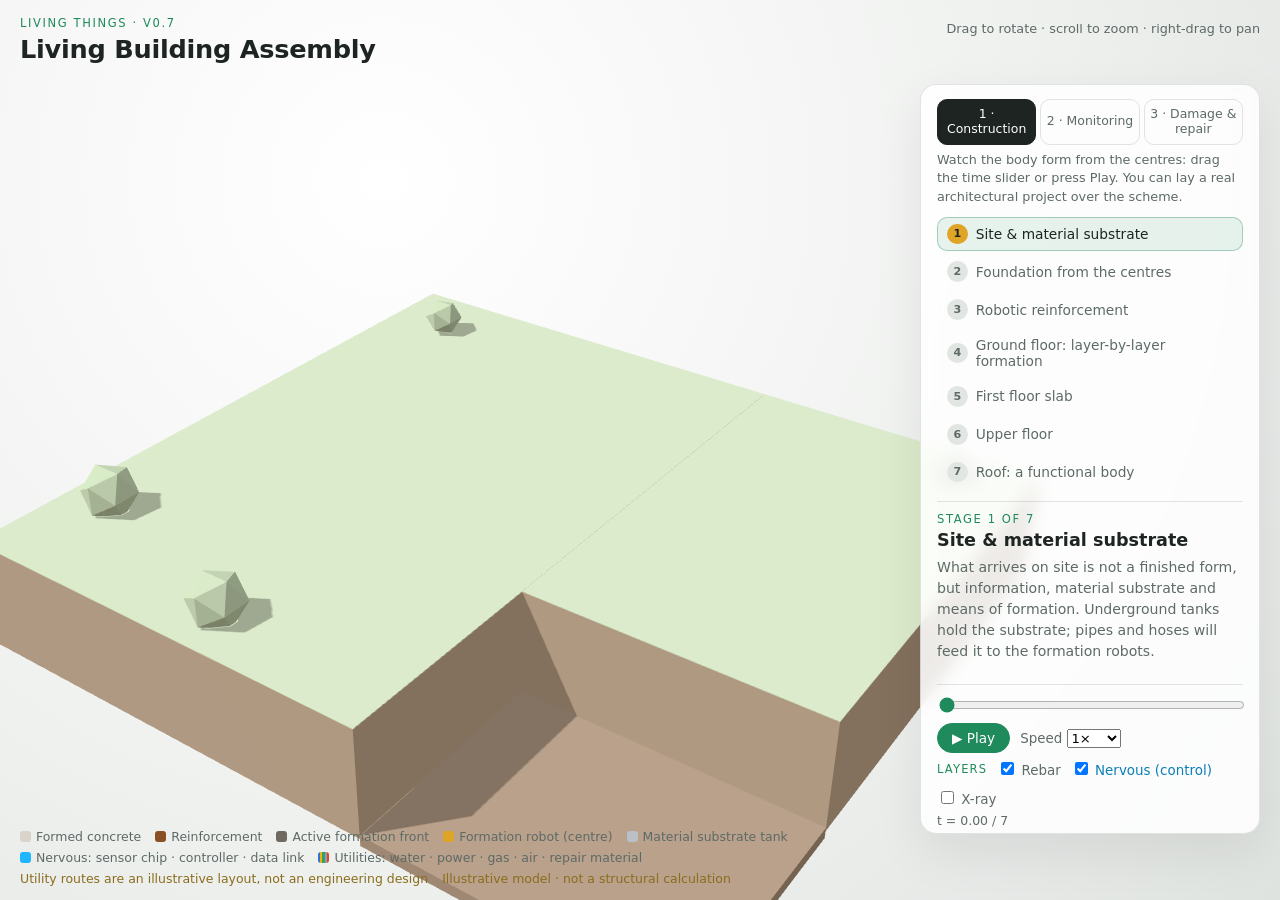
<file: index.html>
<!DOCTYPE html>
<html lang="en">
<head>
<meta charset="UTF-8" />
<meta name="viewport" content="width=device-width, initial-scale=1.0" />
<title>Living Building Assembly</title>
<meta name="description" content="Interactive 3D model of how a Living Building forms on site: material substrate, robotic reinforcement and layer-by-layer formation." />
<link rel="stylesheet" href="./style.css?v=0.7b" />
</head>
<body>
  <canvas id="scene" aria-label="3D model of the building being formed"></canvas>

  <header class="top">
    <div>
      <p class="eyebrow"><a id="back-link" href="#" hidden style="color:inherit;pointer-events:auto;margin-right:6px">← Back</a>Living Things · v0.7</p>
      <h1>Living Building Assembly</h1>
    </div>
    <p class="hint">Drag to rotate · scroll to zoom · right-drag to pan</p>
  </header>

  <aside class="panel">
    <div class="modes" role="tablist" aria-label="Mode">
      <button data-mode="build" aria-selected="true">1 · Construction</button>
      <button data-mode="mon" aria-selected="false">2 · Monitoring</button>
      <button data-mode="dmg" aria-selected="false">3 · Damage &amp; repair</button>
    </div>
    <p class="mode-hint" id="mode-hint"></p>
    <ol class="stages" id="stages" data-m="build"></ol>
    <div class="info" data-m="build">
      <p class="eyebrow" id="st-num"></p>
      <h2 id="st-title"></h2>
      <p id="st-text"></p>
      <div class="refs" id="st-refs"></div>
    </div>
    <div class="controls">
      <input type="range" id="time" min="0" max="7000" value="0" autocomplete="off" aria-label="Formation time" data-m="build" />
      <div class="row" data-m="build">
        <button id="play">▶ Play</button>
        <label>Speed <select id="speed"><option value="0.5">0.5×</option><option value="1" selected>1×</option><option value="2">2×</option></select></label>
      </div>
      <div class="row layers">
        <span>Layers</span>
        <label data-m="build"><input type="checkbox" id="rebar" checked autocomplete="off" /> Rebar</label>
        <label class="nerv"><input type="checkbox" id="lay-nerv" checked autocomplete="off" /> Nervous (control)</label>
        <label><input type="checkbox" id="lay-xray" autocomplete="off" /> X-ray</label>
        <label class="stress" data-m="mon dmg"><input type="checkbox" id="lay-stress" autocomplete="off" /> Stress</label>
      </div>
      <div class="row layers utilities" data-m="mon dmg">
        <span>Utilities</span>
        <label style="color:#2f6fde"><input type="checkbox" id="net-water" autocomplete="off" /> Water</label>
        <label style="color:#b98700"><input type="checkbox" id="net-power" autocomplete="off" /> Power</label>
        <label style="color:#2fa36b"><input type="checkbox" id="net-gas" autocomplete="off" /> Gas</label>
        <label style="color:#6b778a"><input type="checkbox" id="net-air" autocomplete="off" /> Air</label>
        <label style="color:#c23b22"><input type="checkbox" id="net-repair" autocomplete="off" /> Repair material</label>
      </div>
      <p class="clock" id="clock" data-m="build"></p>
    </div>
    <div class="prj-box" data-m="build">
      <p class="refs-title">Architectural project</p>
      <div class="row prj-btns">
        <button id="prj-sample">Load sample: Duplex</button>
        <label class="filebtn">Load your file<input type="file" id="prj-file" accept=".glb,.gltf,.obj" hidden /></label>
      </div>
      <div class="row prj-btns">
        <button id="prj-mode" class="ghost prj-on">Fit: affine</button>
        <button id="prj-turn" class="ghost prj-on">Turn 90°</button>
        <button id="prj-show" class="ghost prj-on">Hide</button>
        <button id="prj-remove" class="ghost prj-on">Remove</button>
      </div>
      <label class="op">Opacity <input type="range" id="prj-opacity" class="prj-on" min="10" max="100" value="100" autocomplete="off" /></label>
      <p class="small" id="prj-info"></p>
    </div>
    <div class="stress-box" id="stress-box" hidden data-m="mon">
      <p class="refs-title">Stress map · integrity sensors</p>
      <div class="scale"><span>0 %</span><i></i><span>100 %+ of capacity</span></div>
      <p class="small">Colour = utilisation, the share of the assumed capacity used (red = 100 % or more). Diamonds = integrity sensors at the critical points of each element; pulsing red = the host element reaches 100 % of its assumed capacity. The list ranks heuristic search scores, not measured local capacity. Click any element or sensor.</p>
      <div class="row sensor-btns" data-m="mon"><button id="btn-mobile">▶ Deploy mobile sensors</button><button id="btn-rules" class="ghost">Rule-based</button></div>
      <p class="small" id="sensor-status"></p>
      <ol class="risk" id="risk-list"></ol>
    </div>
    <div class="dmg-box" data-m="dmg">
      <p class="refs-title">1 · Choose what breaks</p>
      <div class="row dmg-btns">
        <button data-dmg="impact">Impact</button><button data-dmg="crack">Crack</button><button data-dmg="fire">Overheating</button><button data-dmg="leak">Water leak</button><button id="btn-dmg-reset" class="ghost">Reset</button>
      </div>
      <div class="stress-box"><div class="scale"><span>0 %</span><i></i><span>100 %+ of capacity</span></div></div>
      <p class="refs-title" style="margin-top:10px">2 · What happens</p>
      <ol class="phases" id="phases"></ol>
      <ol class="dmg-log" id="dmg-log"></ol>
      <div class="rep-box" id="rep-box" hidden>
        <p class="refs-title">3 · Repair from a centre</p>
        <div class="row rep-opts"></div>
      </div>
      <table class="dmg-table" id="dmg-table"></table>
    </div>
    <div class="chip-card" id="chip-card" hidden></div>
    <details class="sources">
      <summary>Real-world sources</summary>
      <div class="refs" id="all-refs"></div>
    </details>
  </aside>

  <div class="dmg-label" id="dmg-label" hidden></div>

  <footer class="legend">
    <span><i style="background:#d8d4cb"></i>Formed concrete</span>
    <span><i style="background:#8a4f22"></i>Reinforcement</span>
    <span><i style="background:#6e6a62"></i>Active formation front</span>
    <span><i style="background:#e0a526"></i>Formation robot (centre)</span>
    <span><i style="background:#b9c0c6"></i>Material substrate tank</span>
    <span><i style="background:#1fb6ff"></i>Nervous: sensor chip · controller · data link</span>
    <span><i style="background:linear-gradient(90deg,#2f6fde 20%,#f2b200 20% 40%,#2fa36b 40% 60%,#8e9bb0 60% 80%,#e8412a 80%)"></i>Utilities: water · power · gas · air · repair material</span>
    <span class="note">Utility routes are an illustrative layout, not an engineering design</span>
    <span class="note">Illustrative model · not a structural calculation</span>
  </footer>

  <script>/* "← Back" appears only when the page was opened from another page (e.g. the Egregor Cloud portal) */
  (function () { var b = document.getElementById("back-link"); if (document.referrer && history.length > 1) { b.hidden = false; b.addEventListener("click", function (e) { e.preventDefault(); history.back(); }); } })();</script>
  <script src="./vendor/three.min.js"></script>
  <script src="./vendor/GLTFLoader.js"></script>
  <script src="./vendor/OBJLoader.js"></script>
  <script src="./projects/duplex.glb.js"></script>
  <script src="./app.js?v=0.7b"></script>
</body>
</html>
</file>
<file: style.css>
:root {
  --bg: #eef0ee;
  --ink: #1d2422;
  --muted: #5d6a66;
  --line: rgba(29, 36, 34, 0.12);
  --panel: rgba(255, 255, 255, 0.86);
  --accent: #1f8a5b;
  --gold: #e0a526;
}
* { box-sizing: border-box; }
html, body { margin: 0; height: 100%; overflow: hidden; }
body {
  font-family: "Segoe UI", system-ui, -apple-system, sans-serif;
  color: var(--ink);
  background: radial-gradient(circle at 30% 20%, #ffffff 0%, var(--bg) 60%, #dfe3e0 100%);
}
#scene { position: fixed; inset: 0; width: 100%; height: 100%; display: block; cursor: grab; touch-action: none; }
#scene:active { cursor: grabbing; }

.top { position: fixed; top: 16px; left: 20px; right: 20px; display: flex; justify-content: space-between; align-items: flex-start; pointer-events: none; }
.top h1 { margin: 0; font-size: 1.6rem; font-weight: 600; letter-spacing: -0.01em; }
.eyebrow { margin: 0 0 .25rem; font-size: .72rem; letter-spacing: .14em; text-transform: uppercase; color: var(--accent); }
.hint { margin: .3rem 0 0; font-size: .8rem; color: var(--muted); }

.panel {
  position: fixed; top: 84px; right: 20px; width: 340px; max-height: calc(100% - 150px); overflow: auto;
  background: var(--panel); backdrop-filter: blur(8px); border: 1px solid var(--line); border-radius: 16px;
  padding: 14px 16px; box-shadow: 0 18px 50px rgba(0,0,0,.08);
}
.stages { list-style: none; margin: 0 0 12px; padding: 0; display: grid; gap: 3px; }
.stages button {
  width: 100%; text-align: left; font: inherit; font-size: .86rem; color: var(--muted);
  background: transparent; border: 1px solid transparent; border-radius: 10px; padding: 6px 9px; cursor: pointer;
  display: flex; gap: 8px; align-items: center;
}
.stages button:hover { background: rgba(31,138,91,.06); }
.stages button.done { color: var(--ink); }
.stages button.now { color: var(--ink); background: rgba(31,138,91,.1); border-color: rgba(31,138,91,.35); }
.stages b { width: 1.3rem; height: 1.3rem; border-radius: 50%; display: inline-grid; place-items: center; font-size: .7rem; background: #e2e6e3; color: var(--muted); flex: none; }
.stages .done b { background: var(--accent); color: #fff; }
.stages .now b { background: var(--gold); color: #1d2422; }

.info { border-top: 1px solid var(--line); padding-top: 10px; }
.info h2 { margin: 0 0 .4rem; font-size: 1.1rem; }
.info p:not(.eyebrow) { margin: 0; font-size: .88rem; line-height: 1.5; color: var(--muted); }

.controls { border-top: 1px solid var(--line); margin-top: 12px; padding-top: 10px; }
#time { width: 100%; accent-color: var(--accent); }
.row { display: flex; gap: 10px; align-items: center; flex-wrap: wrap; margin-top: 6px; font-size: .84rem; color: var(--muted); }
.row button { font: inherit; font-size: .85rem; padding: 6px 14px; border-radius: 999px; border: 1px solid var(--accent); background: var(--accent); color: #fff; cursor: pointer; }
.row select { font: inherit; font-size: .82rem; }
.clock { margin: 6px 0 0; font-size: .78rem; color: var(--muted); }

.legend { position: fixed; left: 20px; bottom: 14px; display: flex; flex-wrap: wrap; gap: 6px 14px; font-size: .78rem; color: var(--muted); max-width: calc(100% - 400px); }
.legend i { display: inline-block; width: 11px; height: 11px; border-radius: 3px; margin-right: 5px; vertical-align: -1px; }
.legend .note { color: #8a6d1d; }

@media (max-width: 760px) {
  .panel { top: auto; bottom: 0; right: 0; left: 0; width: auto; max-height: 46%; border-radius: 16px 16px 0 0; }
  .legend { display: none; }
  .hint { display: none; }
  .top h1 { font-size: 1.2rem; }
}

/* --- real-world references ------------------------------------------- */
.refs { display: grid; gap: 6px; margin-top: 10px; }
.refs-title { margin: 0; font-size: .72rem; letter-spacing: .12em; text-transform: uppercase; color: var(--accent); }
.refs a { display: block; font-size: .82rem; line-height: 1.4; color: var(--ink); text-decoration: none; padding: 7px 9px; border: 1px solid var(--line); border-radius: 10px; background: rgba(31,138,91,.04); }
.refs a:hover { border-color: var(--accent); background: rgba(31,138,91,.1); }
.refs .where { display: inline-block; font-size: .66rem; letter-spacing: .08em; text-transform: uppercase; color: #fff; background: var(--accent); border-radius: 999px; padding: 1px 7px; margin-right: 6px; vertical-align: 1px; }
.sources { border-top: 1px solid var(--line); margin-top: 12px; padding-top: 8px; font-size: .84rem; color: var(--muted); }
.sources summary { cursor: pointer; }

/* --- layers + chip card (v0.2-A) --------------------------------------- */
.layers span { font-size: .72rem; letter-spacing: .1em; text-transform: uppercase; color: var(--accent); }
.layers .nerv { color: #0b7fb8; }
.layers .blood { color: #c23b22; }
.chip-card { border-top: 1px solid var(--line); margin-top: 12px; padding-top: 10px; }
.chip-card h3 { margin: .2rem 0 .5rem; font-size: 1rem; }
.chip-card dl { margin: 0; display: grid; gap: 2px; font-size: .82rem; }
.chip-card dt { color: var(--muted); font-size: .72rem; margin-top: 4px; }
.chip-card dd { margin: 0; }
.chip-card .small { font-size: .76rem; color: var(--muted); margin: 8px 0 0; }

/* --- stress map (v0.3-B1) ---------------------------------------------- */
.layers .stress { color: #c2410c; }
.stress-box { border-top: 1px solid var(--line); margin-top: 12px; padding-top: 10px; }
.stress-box .scale { display: flex; align-items: center; gap: 8px; font-size: .74rem; color: var(--muted); margin: 6px 0; }
.stress-box .scale i { flex: 1; height: 10px; border-radius: 5px; background: linear-gradient(90deg, hsl(223,78%,52%), hsl(180,78%,45%), hsl(120,70%,45%), hsl(55,85%,50%), hsl(0,78%,52%)); }
.stress-box .small { font-size: .78rem; color: var(--muted); margin: 4px 0 6px; line-height: 1.45; }
.risk { list-style: none; margin: 0; padding: 0; display: grid; gap: 4px; font-size: .8rem; }
.risk li { display: flex; gap: 6px; align-items: baseline; line-height: 1.35; }
.risk b { flex: none; width: 1.2rem; height: 1.2rem; border-radius: 50%; background: #ff2d55; color: #fff; font-size: .68rem; display: inline-grid; place-items: center; }

/* --- mobile sensors (v0.3-B2) ------------------------------------------ */
.sensor-btns button.ghost { background: transparent; color: var(--accent); }

/* --- damage (v0.4-C) ---------------------------------------------------- */
.dmg-box { border-top: 1px solid var(--line); margin-top: 12px; padding-top: 10px; }
.dmg-btns button { background: #c2410c; border-color: #c2410c; }
.dmg-btns button.ghost { background: transparent; color: #c2410c; }
.dmg-log { margin: 8px 0 0; padding-left: 1.1rem; font-size: .8rem; line-height: 1.45; color: var(--ink); display: grid; gap: 4px; }
.dmg-table { width: 100%; border-collapse: collapse; font-size: .76rem; margin-top: 8px; }
.dmg-table th, .dmg-table td { text-align: left; padding: 3px 4px; border-bottom: 1px solid var(--line); }
.dmg-table th { color: var(--muted); font-weight: 400; }
.dmg-table td.bad { color: #fff; background: #d92d4a; border-radius: 4px; }
.dmg-table td.warn { color: #8a4b00; background: #ffe2a8; border-radius: 4px; }

/* --- recovery (v0.5-D) -------------------------------------------------- */
.rep-box { margin-top: 10px; }
.rep-opts button { background: #1f8a5b; border-color: #1f8a5b; }
.rep-opts button:disabled { opacity: .45; cursor: default; }

/* --- architectural project (v0.6) --------------------------------------- */
.prj-box { border-top: 1px solid var(--line); margin-top: 12px; padding-top: 10px; }
.prj-btns .ghost { background: transparent; color: var(--accent); }
.prj-btns button:disabled { opacity: .4; cursor: default; }
.filebtn { font-size: .85rem; padding: 6px 14px; border-radius: 999px; border: 1px solid var(--accent); color: var(--accent); cursor: pointer; }
.filebtn:hover { background: rgba(31,138,91,.08); }
.prj-box .op { display: flex; align-items: center; gap: 8px; font-size: .8rem; color: var(--muted); margin-top: 6px; }
.prj-box .op input { flex: 1; accent-color: var(--accent); }
.prj-box .small { font-size: .78rem; color: var(--muted); margin: 6px 0 0; line-height: 1.45; }
.prj-box .src { font-size: .72rem; }
.prj-box a { color: var(--accent); }

/* --- modes + damage clarity (v0.7) ------------------------------------- */
.mode-off { display: none !important; }
.modes { display: grid; grid-template-columns: repeat(3, 1fr); gap: 4px; margin-bottom: 6px; }
.modes button { font: inherit; font-size: .78rem; padding: 7px 4px; border-radius: 10px; border: 1px solid var(--line); background: transparent; color: var(--muted); cursor: pointer; line-height: 1.2; }
.modes button[aria-selected="true"] { background: var(--ink); color: #fff; border-color: var(--ink); }
.mode-hint { font-size: .8rem; color: var(--muted); margin: 0 0 10px; line-height: 1.45; }
.phases { list-style: none; margin: 6px 0 0; padding: 0; display: grid; grid-template-columns: repeat(3, 1fr); gap: 4px; }
.phases li { font-size: .74rem; text-align: center; padding: 5px 2px; border-radius: 8px; background: #eef0ee; color: var(--muted); }
.phases li.now { background: #c2410c; color: #fff; font-weight: 600; }
.phases li.done { background: rgba(31,138,91,.14); color: #1f6b47; }
.dmg-label { position: fixed; transform: translate(-50%, -100%); padding: 6px 10px; border-radius: 10px; font-size: .82rem; font-weight: 600; white-space: nowrap; pointer-events: none; box-shadow: 0 8px 24px rgba(0,0,0,.18); z-index: 5; }
.dmg-label::after { content: ""; position: absolute; left: 50%; bottom: -6px; transform: translateX(-50%); border: 6px solid transparent; border-bottom: 0; border-top-color: inherit; }
.dmg-label.bad { background: #d92d4a; color: #fff; border-color: #d92d4a; }
.dmg-label.warn { background: #ffb020; color: #3a2400; border-color: #ffb020; }
.dmg-label.ok { background: #1f8a5b; color: #fff; border-color: #1f8a5b; }

/* Rankings are neutral; red is reserved for the assumed capacity threshold. */
.risk b { background: #e2e6e3; color: var(--ink); }
.risk .over-capacity b { background: #ff2d55; color: #fff; }
</file>
